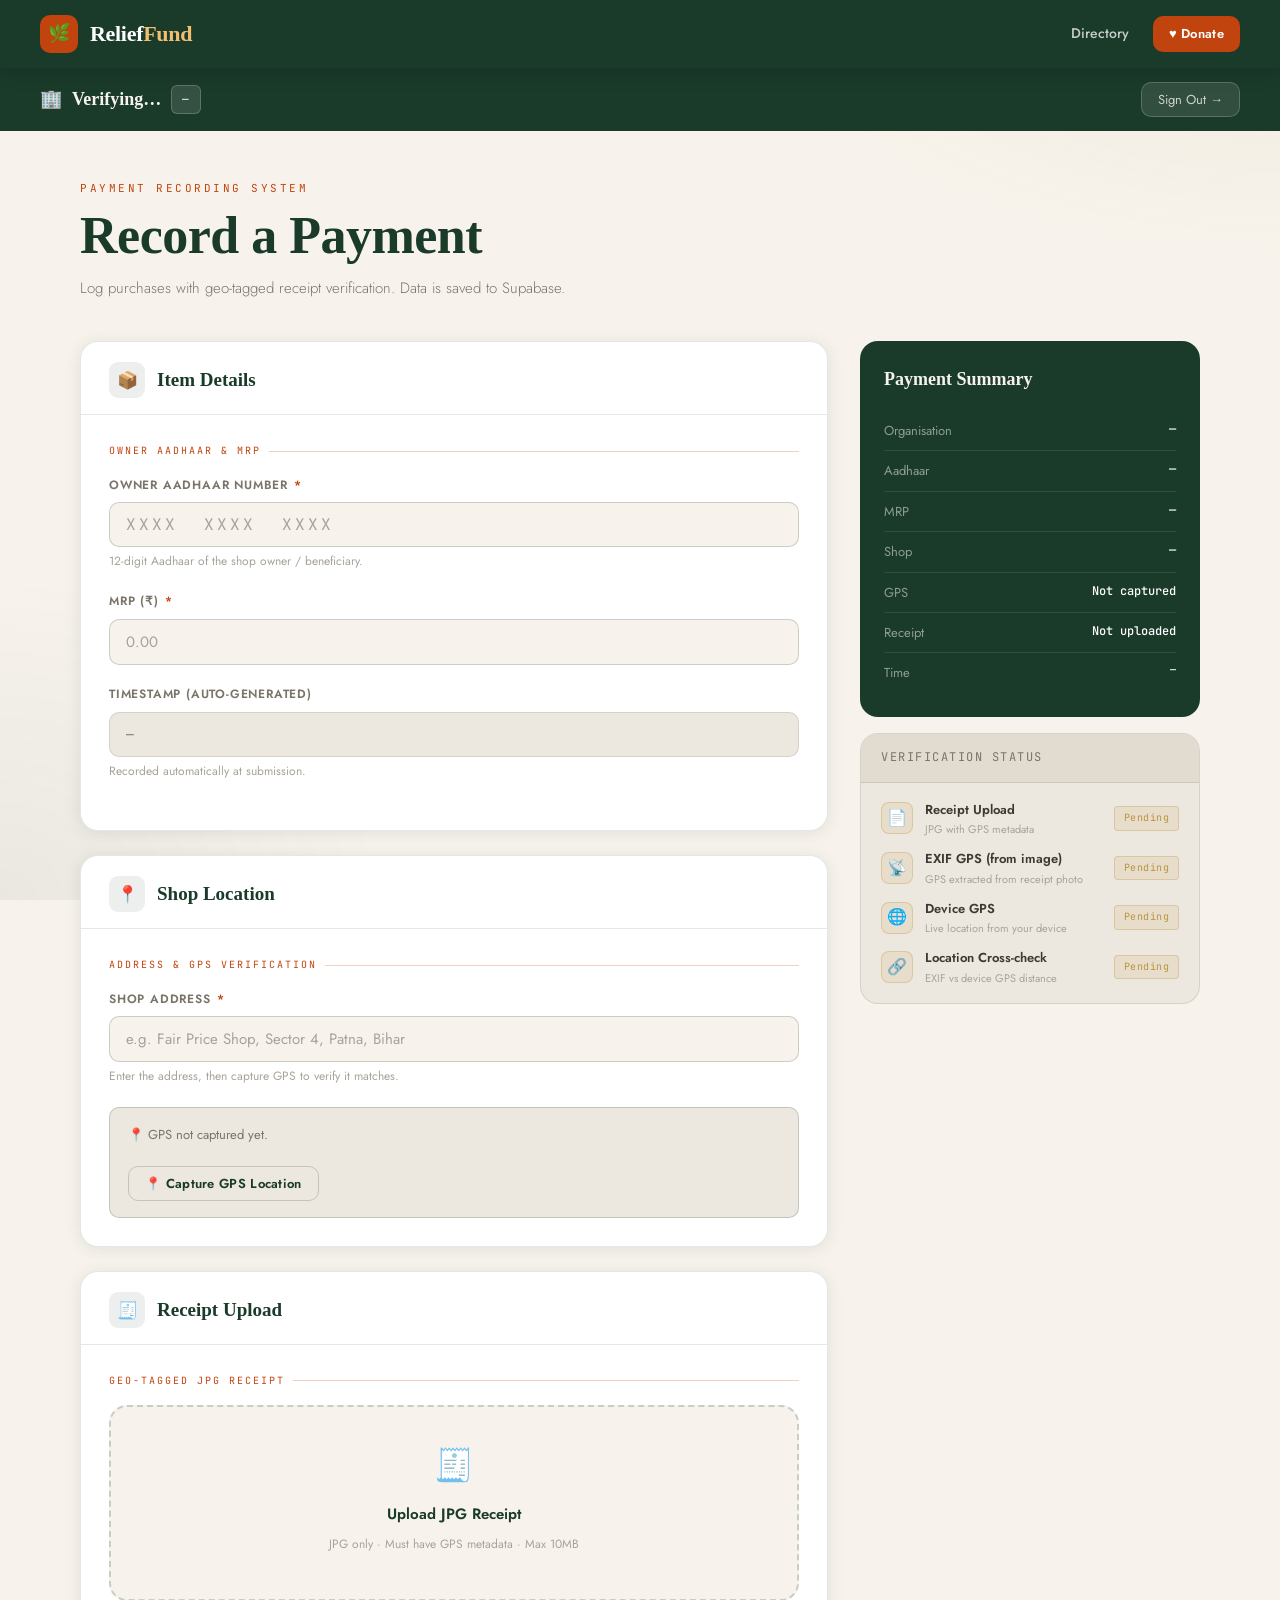
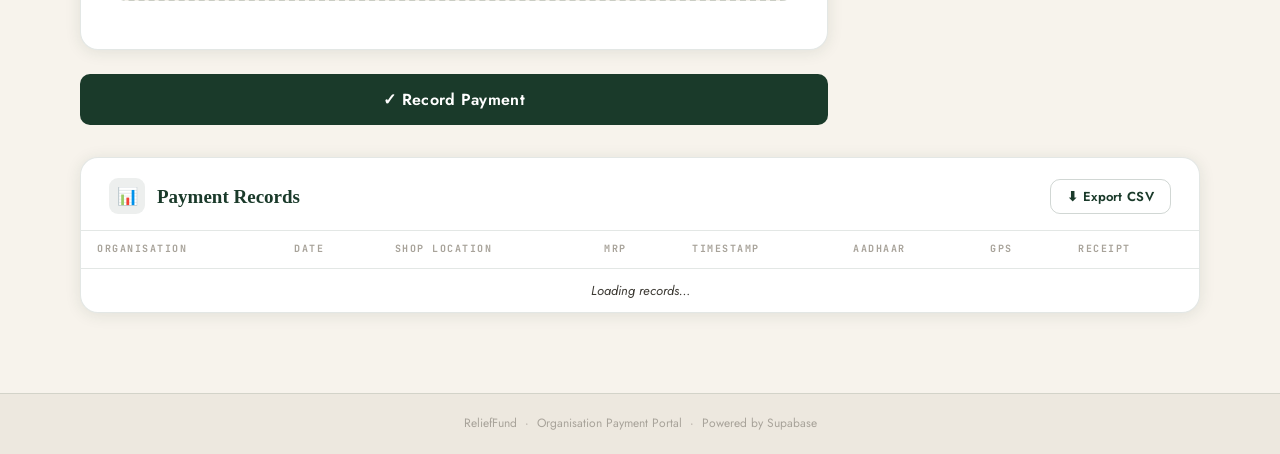
<file: payment.html>
<!DOCTYPE html>
<html lang="en">
<head>
  <meta charset="UTF-8"/>
  <meta name="viewport" content="width=device-width, initial-scale=1.0"/>
  <title>ReliefFund — Payment Portal</title>
  <link rel="stylesheet" href="shared.css"/>
  <style>
    .payment-layout { display: grid; grid-template-columns: 1fr 340px; gap: 32px; align-items: start; }

    /* Org context bar */
    .org-context-bar { background: var(--forest); color: #fff; padding: 14px 40px; position: relative; z-index: 1; }
    .org-context-inner { max-width: 1200px; margin: 0 auto; width: 100%; display: flex; align-items: center; justify-content: space-between; }
    .org-context-name { font-family: var(--font-display); font-size: 18px; font-weight: 600; color: #f7f3ec; display: flex; align-items: center; gap: 10px; }
    .org-context-badge { background: rgba(255,255,255,0.12); border: 1px solid rgba(255,255,255,0.20); color: rgba(255,255,255,0.8); font-size: 11px; font-family: var(--font-mono); letter-spacing: 1px; text-transform: uppercase; padding: 4px 10px; border-radius: 6px; }
    .logout-btn { background: rgba(255,255,255,0.10); border: 1px solid rgba(255,255,255,0.20); color: rgba(255,255,255,0.75); padding: 7px 16px; border-radius: var(--radius); font-family: var(--font-body); font-size: 13px; cursor: pointer; transition: all var(--transition); }
    .logout-btn:hover { background: rgba(255,255,255,0.25); color: #fff; }
    .logout-btn:disabled { opacity: 0.5; cursor: not-allowed; }

    /* Summary card */
    .summary-card { background: var(--forest); color: #fff; border-radius: var(--radius-lg); padding: 24px; margin-bottom: 16px; }
    .summary-title { font-family: var(--font-display); font-size: 18px; font-weight: 700; margin-bottom: 16px; color: #f7f3ec; }
    .summary-row { display: flex; justify-content: space-between; align-items: flex-start; padding: 9px 0; border-bottom: 1px solid rgba(255,255,255,0.10); font-size: 13px; gap: 12px; }
    .summary-row:last-child { border-bottom: none; }
    .summary-row-label { color: rgba(255,255,255,0.5); flex-shrink: 0; }
    .summary-row-value { font-family: var(--font-mono); font-weight: 500; color: #fff; text-align: right; word-break: break-all; font-size: 12px; }

    /* Verification panel */
    .verification-panel { background: var(--ivory-2); border: 1px solid var(--border); border-radius: var(--radius-lg); overflow: hidden; }
    .verification-header { padding: 14px 20px; background: var(--ivory-3); border-bottom: 1px solid var(--border); font-size: 12px; font-family: var(--font-mono); letter-spacing: 1.5px; text-transform: uppercase; color: var(--text-muted); }
    .verification-items { padding: 16px 20px; display: flex; flex-direction: column; gap: 10px; }
    .verification-item { display: flex; align-items: center; gap: 12px; }
    .verif-icon { width: 32px; height: 32px; border-radius: 8px; display: flex; align-items: center; justify-content: center; font-size: 16px; flex-shrink: 0; background: var(--gold-soft); border: 1px solid rgba(184,147,63,0.3); }
    .verif-icon.done { background: rgba(34,197,94,0.10); border: 1px solid rgba(34,197,94,0.3); }
    .verif-info { flex: 1; }
    .verif-title { font-size: 13px; font-weight: 600; color: var(--text-2); }
    .verif-desc  { font-size: 11px; color: var(--text-dim); }
    .verif-status { font-family: var(--font-mono); font-size: 10px; padding: 3px 9px; border-radius: 4px; letter-spacing: 0.5px; flex-shrink: 0; background: var(--gold-soft); color: var(--gold); border: 1px solid rgba(184,147,63,0.3); }
    .verif-status.done { background: rgba(34,197,94,0.10); color: #16a34a; border-color: rgba(34,197,94,0.3); }

    /* GPS box */
    .geo-box { background: var(--ivory-2); border: 1.5px solid var(--border-2); border-radius: var(--radius); padding: 16px 18px; margin-top: 8px; }
    .geo-box-status { font-size: 13px; color: var(--text-muted); margin-bottom: 8px; }
    .geo-coords-text { font-family: var(--font-mono); font-size: 13px; color: var(--forest); font-weight: 600; display: none; margin-bottom: 6px; }
    .geo-maps-link { font-size: 12px; color: var(--terra); text-decoration: underline; display: none; }
    .geo-match-result { font-size: 12px; margin-top: 8px; padding: 7px 12px; border-radius: 6px; display: none; font-weight: 500; }
    .geo-match-result.ok  { background: rgba(34,197,94,0.08); color: #15803d; border: 1px solid rgba(34,197,94,0.25); }
    .geo-match-result.warn { background: rgba(234,179,8,0.08); color: #854d0e; border: 1px solid rgba(234,179,8,0.3); }

    /* Records table */
    .records-table-wrap { overflow-x: auto; }
    .records-table { width: 100%; border-collapse: collapse; font-size: 13px; }
    .records-table th { font-family: var(--font-mono); font-size: 10px; letter-spacing: 1.5px; text-transform: uppercase; color: var(--text-dim); padding: 10px 16px; text-align: left; border-bottom: 1px solid var(--border); white-space: nowrap; }
    .records-table td { padding: 11px 16px; border-bottom: 1px solid var(--border); color: var(--text-2); vertical-align: top; }
    .records-table tr:last-child td { border-bottom: none; }
    .records-table tr:hover td { background: var(--ivory); }
    .records-table td.mono { font-family: var(--font-mono); font-size: 11px; }
    .mrp-cell { font-family: var(--font-display); font-size: 15px; font-weight: 600; color: var(--forest); }
    .empty-table { text-align: center; padding: 40px; color: var(--text-dim); font-style: italic; }

    /* Aadhaar input styling */
    #aadhaar-input { font-family: var(--font-mono); font-size: 16px; letter-spacing: 3px; }

    @media (max-width: 900px) {
      .payment-layout { grid-template-columns: 1fr; }
      .org-context-bar { padding: 12px 20px; }
    }
  </style>
</head>
<body>

  <header class="site-header">
    <div class="header-inner">
      <a href="index.html" class="site-logo">
        <div class="logo-mark">🌿</div>
        <span class="logo-name">Relief<span>Fund</span></span>
      </a>
      <nav class="header-nav">
        <a href="index.html" class="nav-link">Directory</a>
        <a href="donate.html" class="nav-link btn btn-terra btn-sm">♥ Donate</a>
      </nav>
    </div>
  </header>

  <!-- Org identity bar — populated from DB after auth, never from URL -->
  <div class="org-context-bar">
    <div class="org-context-inner">
      <div class="org-context-name">
        <span>🏢</span>
        <span id="org-name-display">Verifying…</span>
        <span class="org-context-badge" id="org-id-display">—</span>
      </div>
      <button class="logout-btn" id="logout-btn" onclick="logoutUser()">Sign Out →</button>
    </div>
  </div>

  <main class="page-content">
    <div class="page-hero">
      <div class="page-eyebrow">Payment Recording System</div>
      <h1 class="page-title">Record a Payment</h1>
      <p class="page-subtitle">Log purchases with geo-tagged receipt verification. Data is saved to Supabase.</p>
    </div>

    <div class="payment-layout">

      <!-- ── Left: form ────────────────────────────────────────────────────── -->
      <div>

        <!-- Card 1: Item details -->
        <div class="card" style="margin-bottom:24px;">
          <div class="card-header">
            <div class="card-icon">📦</div>
            <div class="card-title">Item Details</div>
          </div>
          <div class="card-body">

            <div class="section-label">Owner Aadhaar & MRP</div>

            <!-- Aadhaar (replaces "Product Code") -->
            <div class="form-group">
              <label class="form-label" for="aadhaar-input">
                Owner Aadhaar Number <span class="required">*</span>
              </label>
              <input type="text" class="form-input" id="aadhaar-input"
                placeholder="XXXX  XXXX  XXXX"
                maxlength="14"
                inputmode="numeric"
                autocomplete="off"
                oninput="formatAadhaar(this)"/>
              <div class="form-hint">12-digit Aadhaar of the shop owner / beneficiary.</div>
            </div>

            <!-- MRP -->
            <div class="form-group">
              <label class="form-label" for="mrp-input">
                MRP (₹) <span class="required">*</span>
              </label>
              <input type="number" class="form-input" id="mrp-input"
                placeholder="0.00" min="0" step="0.01"
                oninput="updateSummary()"/>
            </div>

            <!-- Auto timestamp -->
            <div class="form-group">
              <label class="form-label">Timestamp (Auto-generated)</label>
              <div id="timestamp-display" class="form-input readonly-input" style="font-family:var(--font-mono);font-size:13px;color:var(--text-muted);">—</div>
              <div class="form-hint">Recorded automatically at submission.</div>
            </div>

          </div>
        </div>

        <!-- Card 2: Shop location + live geo verification -->
        <div class="card" style="margin-bottom:24px;">
          <div class="card-header">
            <div class="card-icon">📍</div>
            <div class="card-title">Shop Location</div>
          </div>
          <div class="card-body">

            <div class="section-label">Address & GPS Verification</div>

            <div class="form-group">
              <label class="form-label" for="shop-location-input">
                Shop Address <span class="required">*</span>
              </label>
              <input type="text" class="form-input" id="shop-location-input"
                placeholder="e.g. Fair Price Shop, Sector 4, Patna, Bihar"
                oninput="updateSummary()"/>
              <div class="form-hint">Enter the address, then capture GPS to verify it matches.</div>
            </div>

            <!-- GPS box — live, functional -->
            <div class="geo-box">
              <div class="geo-box-status" id="geo-status-text">📍 GPS not captured yet.</div>
              <div class="geo-coords-text" id="geo-coords-text"></div>
              <a class="geo-maps-link" id="geo-maps-link" href="#" target="_blank" rel="noopener">Open in Google Maps ↗</a>
              <div class="geo-match-result" id="geo-match-result"></div>
              <button class="btn btn-outline btn-sm" style="margin-top:12px;" id="geo-btn" onclick="captureGPS()">
                📍 Capture GPS Location
              </button>
            </div>

          </div>
        </div>

        <!-- Card 3: Receipt upload (JPG with EXIF GPS) -->
        <div class="card" style="margin-bottom:24px;">
          <div class="card-header">
            <div class="card-icon">🧾</div>
            <div class="card-title">Receipt Upload</div>
          </div>
          <div class="card-body">
            <div class="section-label">Geo-tagged JPG Receipt</div>
            <div class="form-group">
              <div class="upload-zone" id="receipt-upload-zone">
                <input type="file" accept="image/jpeg,image/jpg" id="receipt-file"
                  onchange="handleReceiptUpload(this)"/>
                <span class="upload-icon">🧾</span>
                <span class="upload-label">Upload JPG Receipt</span>
                <span class="upload-hint">JPG only · Must have GPS metadata · Max 10MB</span>
                <div class="upload-preview" id="receipt-preview"></div>
              </div>
            </div>
          </div>
        </div>

        <button class="btn btn-primary btn-lg btn-full" id="submit-btn" onclick="submitPayment()">
          ✓ Record Payment
        </button>

      </div><!-- /left -->

      <!-- ── Right: summary + verification ─────────────────────────────────── -->
      <div>

        <div class="summary-card">
          <div class="summary-title">Payment Summary</div>
          <div class="summary-row">
            <span class="summary-row-label">Organisation</span>
            <span class="summary-row-value" id="sum-org">—</span>
          </div>
          <div class="summary-row">
            <span class="summary-row-label">Aadhaar</span>
            <span class="summary-row-value" id="sum-aadhaar">—</span>
          </div>
          <div class="summary-row">
            <span class="summary-row-label">MRP</span>
            <span class="summary-row-value" id="sum-mrp">—</span>
          </div>
          <div class="summary-row">
            <span class="summary-row-label">Shop</span>
            <span class="summary-row-value" id="sum-shop">—</span>
          </div>
          <div class="summary-row">
            <span class="summary-row-label">GPS</span>
            <span class="summary-row-value" id="sum-gps">Not captured</span>
          </div>
          <div class="summary-row">
            <span class="summary-row-label">Receipt</span>
            <span class="summary-row-value" id="sum-receipt">Not uploaded</span>
          </div>
          <div class="summary-row">
            <span class="summary-row-label">Time</span>
            <span class="summary-row-value" id="sum-time" style="font-size:10px;">—</span>
          </div>
        </div>

        <!-- Verification status — all items functional -->
        <div class="verification-panel">
          <div class="verification-header">Verification Status</div>
          <div class="verification-items">

            <div class="verification-item">
              <div class="verif-icon" id="vi-receipt-icon">📄</div>
              <div class="verif-info">
                <div class="verif-title">Receipt Upload</div>
                <div class="verif-desc">JPG with GPS metadata</div>
              </div>
              <div class="verif-status" id="vi-receipt-status">Pending</div>
            </div>

            <div class="verification-item">
              <div class="verif-icon" id="vi-exif-icon">📡</div>
              <div class="verif-info">
                <div class="verif-title">EXIF GPS (from image)</div>
                <div class="verif-desc">GPS extracted from receipt photo</div>
              </div>
              <div class="verif-status" id="vi-exif-status">Pending</div>
            </div>

            <div class="verification-item">
              <div class="verif-icon" id="vi-geo-icon">🌐</div>
              <div class="verif-info">
                <div class="verif-title">Device GPS</div>
                <div class="verif-desc">Live location from your device</div>
              </div>
              <div class="verif-status" id="vi-geo-status">Pending</div>
            </div>

            <div class="verification-item">
              <div class="verif-icon" id="vi-match-icon">🔗</div>
              <div class="verif-info">
                <div class="verif-title">Location Cross-check</div>
                <div class="verif-desc">EXIF vs device GPS distance</div>
              </div>
              <div class="verif-status" id="vi-match-status">Pending</div>
            </div>

          </div>
        </div>

      </div><!-- /right -->
    </div><!-- /payment-layout -->

    <!-- Records table -->
    <div class="card" style="margin-top:32px;">
      <div class="card-header">
        <div class="card-icon">📊</div>
        <div class="card-title">Payment Records</div>
        <div style="margin-left:auto;">
          <button class="btn btn-outline btn-sm" onclick="exportPaymentCSV()">⬇ Export CSV</button>
        </div>
      </div>
      <div class="card-body" style="padding:0;">
        <div class="records-table-wrap">
          <table class="records-table">
            <thead>
              <tr>
                <th>Organisation</th>
                <th>Date</th>
                <th>Shop Location</th>
                <th>MRP</th>
                <th>Timestamp</th>
                <th>Aadhaar</th>
                <th>GPS</th>
                <th>Receipt</th>
              </tr>
            </thead>
            <tbody id="payments-tbody">
              <tr><td colspan="8" class="empty-table">Loading records…</td></tr>
            </tbody>
          </table>
        </div>
      </div>
    </div>

  </main>

  <footer class="site-footer">
    ReliefFund &nbsp;·&nbsp; Organisation Payment Portal &nbsp;·&nbsp; Powered by Supabase
  </footer>

  <div id="toast-container"></div>

  <!-- ── Standalone CSV (no module dependency) ─────────────────────────────── -->
  <script>
    window._paymentRecords = [];

    window.exportPaymentCSV = function() {
      const records = window._paymentRecords;
      if (!records.length) { alert("No records to export yet."); return; }
      const cols   = ["Organisation", "Date", "Shop-location", "MRP", "Timestamp", "Aadhaar"];
      const header = cols.join(",");
      const escape = v => { const s = String(v??""); return /[",\n]/.test(s)?`"${s.replace(/"/g,'""')}"`  :s; };
      const rows   = records.map(r => [
        escape(r.org_name      || ""),
        escape((r.timestamp||"").slice(0,10)),
        escape(r.shop_location || ""),
        escape(r.mrp           || ""),
        escape(r.timestamp     || ""),
        escape(r.aadhaar_number|| ""),
      ].join(","));
      const blob = new Blob([[header,...rows].join("\n")], { type:"text/csv;charset=utf-8;" });
      const a = Object.assign(document.createElement("a"),{ href:URL.createObjectURL(blob), download:`payments_${(new URLSearchParams(location.search).get("org"))||"org"}.csv` });
      document.body.appendChild(a); a.click(); document.body.removeChild(a);
    };
  </script>

  <!-- ── Main module ────────────────────────────────────────────────────────── -->
  <script type="module">
    import { supabase, generateTimestamp, showToast, getSession, getMyOrganisation, signOut, uploadFile }
      from './supabase-config.js';

    // ── exifr for reading GPS from JPG ────────────────────────────────────────
    const EXIFR_URL = "https://cdn.jsdelivr.net/npm/exifr/dist/full.esm.js";
    let exifr = null;
    async function loadExifr() {
      if (exifr) return exifr;
      const mod = await import(EXIFR_URL);
      exifr = mod;
      return exifr;
    }

    // ═════════════════════════════════════════════════════════════════════════
    //  AUTH GUARD
    //  Issue 1: session was persisting → now we ALWAYS call signOut() first
    //           and force fresh login on every visit.
    //  Issue 2: any org could access any page → we verify auth_user_id vs DB.
    //  Issue 9: sign out button broken → logoutUser() awaits signOut() fully.
    // ═════════════════════════════════════════════════════════════════════════

    const urlParams  = new URLSearchParams(window.location.search);
    const urlOrgId   = urlParams.get("org")  || "";
    const urlOrgName = urlParams.get("name") || "Organisation";

    document.body.style.visibility = "hidden";

    async function verifyAccess() {
      const session = await getSession();
      if (!session) {
        redirectToLogin();
        return null;
      }

      // Resolve org from DB — URL parameter is just a hint, NOT trusted
      const org = await getMyOrganisation();
      if (!org) {
        // Auth user exists but has no organisations row → sign them out
        await supabase.auth.signOut();
        redirectToLogin();
        return null;
      }

      // If the URL org slug doesn't match the DB org, silently correct it
      if (urlOrgId && org.org_id !== urlOrgId) {
        window.location.replace(
          `payment.html?org=${encodeURIComponent(org.org_id)}&name=${encodeURIComponent(org.name)}`
        );
        return null;
      }

      return org;
    }

    const org = await verifyAccess();
    if (!org) return; // redirecting — stop execution

    // Populate org identity in UI from the verified DB record
    document.getElementById("org-name-display").textContent = org.name;
    document.getElementById("org-id-display").textContent   = org.org_id;
    document.getElementById("sum-org").textContent          = org.name;
    document.title = `${org.name} — Payment Portal | ReliefFund`;
    document.body.style.visibility = "visible";

    const orgId   = org.org_id;
    const orgName = org.name;

    // Redirect to login if signed out in another tab
    supabase.auth.onAuthStateChange((event) => {
      if (event === "SIGNED_OUT") redirectToLogin();
    });

    function redirectToLogin() {
      window.location.href =
        `login.html?org=${encodeURIComponent(urlOrgId)}&name=${encodeURIComponent(urlOrgName)}`;
    }

    // Sign out — await fully before redirecting (fixes broken sign out)
    window.logoutUser = async function() {
      const btn = document.getElementById("logout-btn");
      btn.disabled    = true;
      btn.textContent = "Signing out…";
      await signOut();           // fully resolved before next line
      window.location.href = "login.html";
    };

    // ═════════════════════════════════════════════════════════════════════════
    //  STATE
    // ═════════════════════════════════════════════════════════════════════════

    let selectedFile  = null;
    let deviceGPS     = null;   // from browser Geolocation API
    let exifGPS       = null;   // from receipt image EXIF
    let uploadedFileUrl = null;

    // ═════════════════════════════════════════════════════════════════════════
    //  TIMESTAMP CLOCK
    // ═════════════════════════════════════════════════════════════════════════

    function tick() {
      const ts = generateTimestamp();
      document.getElementById("timestamp-display").textContent = ts;
      document.getElementById("sum-time").textContent = ts;
    }
    tick();
    setInterval(tick, 1000);

    // ═════════════════════════════════════════════════════════════════════════
    //  AADHAAR FORMATTER
    // ═════════════════════════════════════════════════════════════════════════

    window.formatAadhaar = function(input) {
      let val = input.value.replace(/\D/g, "").slice(0, 12);
      input.value = val.replace(/(\d{4})(?=\d)/g, "$1 ");
      const masked = val.length === 12
        ? val.slice(0,4) + " XXXX " + val.slice(8)
        : (val || "—");
      document.getElementById("sum-aadhaar").textContent = masked;
    };

    // ═════════════════════════════════════════════════════════════════════════
    //  SUMMARY UPDATE
    // ═════════════════════════════════════════════════════════════════════════

    window.updateSummary = function() {
      const mrp  = parseFloat(document.getElementById("mrp-input").value);
      const shop = document.getElementById("shop-location-input").value.trim();
      document.getElementById("sum-mrp").textContent  = mrp  ? "₹" + mrp.toLocaleString("en-IN") : "—";
      document.getElementById("sum-shop").textContent = shop ? (shop.length > 26 ? shop.slice(0,26)+"…" : shop) : "—";
    };

    // ═════════════════════════════════════════════════════════════════════════
    //  DEVICE GPS CAPTURE  (issue 4 & 6 — button was non-functional)
    // ═════════════════════════════════════════════════════════════════════════

    window.captureGPS = function() {
      if (!navigator.geolocation) {
        showToast("Geolocation not supported by this browser.", "error");
        return;
      }
      const btn = document.getElementById("geo-btn");
      btn.disabled    = true;
      btn.textContent = "⏳ Getting location…";
      document.getElementById("geo-status-text").textContent = "⏳ Capturing device GPS…";

      navigator.geolocation.getCurrentPosition(
        pos => {
          deviceGPS = { lat: pos.coords.latitude, lon: pos.coords.longitude, accuracy: pos.coords.accuracy };
          applyDeviceGPS(deviceGPS);
          btn.disabled    = false;
          btn.textContent = "📍 Re-capture GPS";

          // If EXIF GPS already captured, run cross-check immediately
          if (exifGPS) crossCheckGPS();
        },
        err => {
          const msgs = { 1:"Permission denied — allow location access.", 2:"Location unavailable.", 3:"Request timed out." };
          showToast(msgs[err.code] || "Geolocation error.", "error");
          document.getElementById("geo-status-text").textContent = "❌ " + (msgs[err.code] || "Geolocation error.");
          btn.disabled    = false;
          btn.textContent = "📍 Capture GPS Location";
        },
        { enableHighAccuracy: true, timeout: 15000, maximumAge: 0 }
      );
    };

    function applyDeviceGPS(gps) {
      const coords  = `${gps.lat.toFixed(6)}, ${gps.lon.toFixed(6)}`;
      const mapsUrl = `https://www.google.com/maps?q=${gps.lat},${gps.lon}`;

      document.getElementById("geo-status-text").textContent     = `✅ Device GPS captured (±${Math.round(gps.accuracy)}m)`;
      document.getElementById("geo-coords-text").textContent     = `📍 ${coords}`;
      document.getElementById("geo-coords-text").style.display   = "block";
      document.getElementById("geo-maps-link").href              = mapsUrl;
      document.getElementById("geo-maps-link").style.display     = "block";
      document.getElementById("sum-gps").textContent             = coords;

      setVerif("vi-geo", "✅", "done", "Captured");
    }

    // ═════════════════════════════════════════════════════════════════════════
    //  RECEIPT UPLOAD — EXIF GPS EXTRACTION  (issues 4, 5, 6)
    // ═════════════════════════════════════════════════════════════════════════

    window.handleReceiptUpload = async function(input) {
      const file = input.files[0];
      if (!file) return;

      // Enforce JPG only
      if (!["image/jpeg","image/jpg"].includes(file.type.toLowerCase())) {
        alert("Only geo-tagged JPG images are accepted.");
        input.value = "";
        return;
      }

      selectedFile = file;
      document.getElementById("receipt-preview").textContent = "✓ " + file.name;
      document.getElementById("sum-receipt").textContent     = "Attached ✓";
      setVerif("vi-receipt", "✅", "done", "Uploaded");

      // Extract EXIF GPS
      document.getElementById("vi-exif-status").textContent = "Reading…";
      try {
        const lib  = await loadExifr();
        const exif = await lib.parse(file, {
          pick: ["GPSLatitude","GPSLatitudeRef","GPSLongitude","GPSLongitudeRef","latitude","longitude"]
        });

        const gps = extractGPSFromExif(exif);
        if (!gps) {
          setVerif("vi-exif", "❌", "", "No GPS found");
          showToast("This JPG has no GPS metadata. Use a photo taken with location enabled.", "error");
          return;
        }

        exifGPS = gps;
        setVerif("vi-exif", "📡", "done", `${gps.lat.toFixed(4)},${gps.lon.toFixed(4)}`);
        showToast(`EXIF GPS found: ${gps.lat.toFixed(4)}, ${gps.lon.toFixed(4)}`, "success");

        // If device GPS already captured, cross-check immediately
        if (deviceGPS) crossCheckGPS();

      } catch (err) {
        console.error("EXIF read error:", err);
        setVerif("vi-exif", "❌", "", "Read failed");
        showToast("Could not read EXIF data from image.", "error");
      }
    };

    // Drag-drop wiring
    const zone = document.getElementById("receipt-upload-zone");
    zone.addEventListener("dragover",  e => { e.preventDefault(); zone.classList.add("dragover"); });
    zone.addEventListener("dragleave", () => zone.classList.remove("dragover"));
    zone.addEventListener("drop", e => {
      e.preventDefault(); zone.classList.remove("dragover");
      const f = e.dataTransfer.files[0];
      if (f) {
        const dt = new DataTransfer(); dt.items.add(f);
        const inp = document.getElementById("receipt-file");
        inp.files = dt.files;
        window.handleReceiptUpload(inp);
      }
    });

    // ═════════════════════════════════════════════════════════════════════════
    //  GPS CROSS-CHECK — EXIF vs Device  (issue 7 — now actually meaningful)
    //  Compares EXIF GPS from photo against the live device GPS.
    //  If they're within 500m, location is considered verified.
    //  This replaces the old "Shop Cross-Verification" which was just a label.
    // ═════════════════════════════════════════════════════════════════════════

    function crossCheckGPS() {
      if (!exifGPS || !deviceGPS) return;

      const distM    = haversineMetres(exifGPS.lat, exifGPS.lon, deviceGPS.lat, deviceGPS.lon);
      const resultEl = document.getElementById("geo-match-result");
      resultEl.style.display = "block";

      if (distM <= 500) {
        resultEl.className = "geo-match-result ok";
        resultEl.textContent = `✅ Location verified — EXIF photo and device GPS are ${Math.round(distM)}m apart.`;
        setVerif("vi-match", "✅", "done", "Verified");
      } else {
        resultEl.className = "geo-match-result warn";
        resultEl.textContent = `⚠️ Location mismatch — EXIF photo is ${Math.round(distM)}m from your device. Check that the photo was taken at this shop.`;
        setVerif("vi-match", "⚠️", "", "Mismatch");
      }
    }

    // Haversine formula — returns distance in metres between two lat/lon points
    function haversineMetres(lat1, lon1, lat2, lon2) {
      const R = 6371000;
      const dLat = (lat2 - lat1) * Math.PI / 180;
      const dLon = (lon2 - lon1) * Math.PI / 180;
      const a = Math.sin(dLat/2)**2 +
                Math.cos(lat1 * Math.PI/180) * Math.cos(lat2 * Math.PI/180) * Math.sin(dLon/2)**2;
      return R * 2 * Math.atan2(Math.sqrt(a), Math.sqrt(1-a));
    }

    // ═════════════════════════════════════════════════════════════════════════
    //  EXIF GPS PARSER
    // ═════════════════════════════════════════════════════════════════════════

    function extractGPSFromExif(exif) {
      if (!exif) return null;
      // exifr may return already-computed decimals
      if (typeof exif.latitude === "number" && typeof exif.longitude === "number") {
        return { lat: exif.latitude, lon: exif.longitude };
      }
      // Raw DMS arrays
      const dmsToDecimal = (dms, ref) => {
        if (!Array.isArray(dms) || dms.length < 3) return null;
        let d = dms[0] + dms[1]/60 + dms[2]/3600;
        if (ref === "S" || ref === "W") d = -d;
        return parseFloat(d.toFixed(7));
      };
      const lat = dmsToDecimal(exif.GPSLatitude,  exif.GPSLatitudeRef  || "N");
      const lon = dmsToDecimal(exif.GPSLongitude, exif.GPSLongitudeRef || "E");
      if (lat === null || lon === null) return null;
      return { lat, lon };
    }

    // ═════════════════════════════════════════════════════════════════════════
    //  VERIFICATION PANEL HELPER
    // ═════════════════════════════════════════════════════════════════════════

    function setVerif(prefix, icon, statusClass, statusText) {
      const iconEl   = document.getElementById(`${prefix}-icon`);
      const statusEl = document.getElementById(`${prefix}-status`);
      if (iconEl)   { iconEl.textContent = icon; iconEl.className = `verif-icon${statusClass === "done" ? " done" : ""}`; }
      if (statusEl) { statusEl.textContent = statusText; statusEl.className = `verif-status${statusClass === "done" ? " done" : ""}`; }
    }

    // ═════════════════════════════════════════════════════════════════════════
    //  SUBMIT PAYMENT
    // ═════════════════════════════════════════════════════════════════════════

    window.submitPayment = async function() {
      const rawAadhaar   = document.getElementById("aadhaar-input").value.replace(/\s/g,"");
      const mrp          = parseFloat(document.getElementById("mrp-input").value);
      const shopLocation = document.getElementById("shop-location-input").value.trim();
      const btn          = document.getElementById("submit-btn");

      // Validate
      if (!/^\d{12}$/.test(rawAadhaar)) { showToast("Please enter a valid 12-digit Aadhaar number.", "error"); return; }
      if (!mrp || mrp <= 0)             { showToast("Please enter a valid MRP.", "error"); return; }
      if (!shopLocation)                { showToast("Please enter the shop location.", "error"); return; }

      btn.disabled  = true;
      btn.innerHTML = `<span class="spinner"></span> Recording…`;

      try {
        const timestamp   = generateTimestamp();
        let   receipt_url = null;

        // Upload receipt image to Supabase Storage
        if (selectedFile) {
          receipt_url = await uploadFile(
            "receipts",
            `${orgId}/${Date.now()}_${selectedFile.name}`,
            selectedFile
          );
        }

        // Use EXIF GPS if available, else fall back to device GPS
        const gpsSource = exifGPS || deviceGPS || null;

        const { data, error } = await supabase
          .from("org_payments")
          .insert([{
            org_id:         orgId,
            org_name:       orgName,
            aadhaar_number: rawAadhaar,
            mrp:            mrp,
            shop_location:  shopLocation,
            timestamp:      timestamp,
            receipt_url:    receipt_url,
            gps_lat:        gpsSource?.lat ?? null,
            gps_lng:        gpsSource?.lon ?? gpsSource?.lng ?? null,
          }])
          .select()
          .single();

        if (error) throw error;

        window._paymentRecords.unshift(data);
        showToast("✓ Payment recorded successfully!", "success");
        renderTable(window._paymentRecords);
        resetForm();

      } catch (err) {
        console.error("submitPayment error:", err);
        showToast("Error: " + (err.message || "Check Supabase config."), "error");
      } finally {
        btn.disabled  = false;
        btn.innerHTML = "✓ Record Payment";
      }
    };

    function resetForm() {
      document.getElementById("aadhaar-input").value        = "";
      document.getElementById("mrp-input").value            = "";
      document.getElementById("shop-location-input").value  = "";
      document.getElementById("receipt-file").value         = "";
      document.getElementById("receipt-preview").textContent = "";

      // Reset geo state
      selectedFile  = null;
      deviceGPS     = null;
      exifGPS       = null;

      // Reset geo UI
      document.getElementById("geo-status-text").textContent    = "📍 GPS not captured yet.";
      document.getElementById("geo-coords-text").style.display  = "none";
      document.getElementById("geo-maps-link").style.display    = "none";
      document.getElementById("geo-match-result").style.display = "none";

      // Reset summary
      document.getElementById("sum-aadhaar").textContent = "—";
      document.getElementById("sum-mrp").textContent     = "—";
      document.getElementById("sum-shop").textContent    = "—";
      document.getElementById("sum-gps").textContent     = "Not captured";
      document.getElementById("sum-receipt").textContent = "Not uploaded";

      // Reset verification panel
      setVerif("vi-receipt", "📄", "", "Pending");
      setVerif("vi-exif",    "📡", "", "Pending");
      setVerif("vi-geo",     "🌐", "", "Pending");
      setVerif("vi-match",   "🔗", "", "Pending");

      document.getElementById("geo-btn").textContent = "📍 Capture GPS Location";
      document.getElementById("geo-btn").disabled    = false;
    }

    // ═════════════════════════════════════════════════════════════════════════
    //  LOAD RECORDS  (issue 8 — correct columns)
    // ═════════════════════════════════════════════════════════════════════════

    async function loadRecords() {
      const { data, error } = await supabase
        .from("org_payments")
        .select("*")
        .eq("org_id", orgId)
        .order("created_at", { ascending: false })
        .limit(50);

      if (error) {
        document.getElementById("payments-tbody").innerHTML =
          `<tr><td colspan="8" class="empty-table">Connect Supabase to view records.</td></tr>`;
        return;
      }
      window._paymentRecords = data || [];
      renderTable(window._paymentRecords);
    }

    // Columns: Organisation | Date | Shop Location | MRP | Timestamp | Aadhaar | GPS | Receipt
    function renderTable(records) {
      const tbody = document.getElementById("payments-tbody");
      if (!records.length) {
        tbody.innerHTML = `<tr><td colspan="8" class="empty-table">No payments recorded yet.</td></tr>`;
        return;
      }
      tbody.innerHTML = records.map(r => {
        const date    = r.timestamp ? r.timestamp.slice(0,10) : "—";
        const masked  = r.aadhaar_number
          ? r.aadhaar_number.slice(0,4) + " XXXX " + r.aadhaar_number.slice(8)
          : "—";

        let gpsCell = `<span style="color:var(--text-dim);font-size:11px;">—</span>`;
        if (r.gps_lat && r.gps_lng) {
          const lat = Number(r.gps_lat).toFixed(4);
          const lon = Number(r.gps_lng).toFixed(4);
          const url = `https://www.google.com/maps?q=${lat},${lon}`;
          gpsCell = `<span class="mono">${lat},${lon}</span><br>
            <a href="${url}" target="_blank" rel="noopener"
               style="font-size:11px;color:var(--terra);text-decoration:underline;">Maps ↗</a>`;
        }

        return `<tr>
          <td><strong>${escHtml(r.org_name||"—")}</strong></td>
          <td class="mono">${date}</td>
          <td style="max-width:160px;overflow:hidden;text-overflow:ellipsis;white-space:nowrap;"
              title="${escHtml(r.shop_location)}">${escHtml(r.shop_location||"—")}</td>
          <td class="mrp-cell">₹${Number(r.mrp).toLocaleString("en-IN")}</td>
          <td class="mono" style="font-size:11px;">${escHtml(r.timestamp||"—")}</td>
          <td class="mono">${masked}</td>
          <td>${gpsCell}</td>
          <td>${r.receipt_url
            ? `<a href="${r.receipt_url}" target="_blank"
                 style="color:var(--terra);font-size:12px;">View ↗</a>`
            : `<span style="color:var(--text-dim);font-size:12px;">—</span>`}</td>
        </tr>`;
      }).join("");
    }

    function escHtml(s) {
      return String(s??"").replace(/&/g,"&amp;").replace(/</g,"&lt;").replace(/>/g,"&gt;").replace(/"/g,"&quot;");
    }

    loadRecords();
  </script>
</body>
</html>
</file>
<file: shared.css>
/* ============================================================
   shared.css — ReliefFund Design System
   Theme: Warm Ivory · Forest Green · Terracotta
   Fonts: Cormorant Garant (display) · Jost (body)
   ============================================================ */

@import url('https://fonts.googleapis.com/css2?family=Cormorant+Garant:ital,wght@0,400;0,600;0,700;1,400;1,600&family=Jost:wght@300;400;500;600&family=JetBrains+Mono:wght@400;500&display=swap');

/* ── Variables ────────────────────────────────────────────── */
:root {
  --ivory:        #f7f3ec;
  --ivory-2:      #ede8df;
  --ivory-3:      #e2dbd0;

  --forest:       #1a3a2a;
  --forest-2:     #22503a;
  --forest-light: #2d6b4e;
  --forest-muted: rgba(26,58,42,0.08);
  --forest-glow:  rgba(26,58,42,0.15);

  --terra:        #c1440e;
  --terra-2:      #a33a0c;
  --terra-soft:   rgba(193,68,14,0.10);
  --terra-border: rgba(193,68,14,0.25);

  --gold:         #b8933f;
  --gold-soft:    rgba(184,147,63,0.12);

  --text:         #1c1a16;
  --text-2:       #3d3a34;
  --text-muted:   #7a7469;
  --text-dim:     #a8a39a;

  --border:       rgba(26,58,42,0.12);
  --border-2:     rgba(26,58,42,0.20);
  --shadow:       0 2px 16px rgba(26,58,42,0.10);
  --shadow-lg:    0 8px 40px rgba(26,58,42,0.15);

  --radius:       10px;
  --radius-lg:    18px;
  --radius-xl:    28px;
  --transition:   0.22s ease;

  --font-display: 'Cormorant Garant', Georgia, serif;
  --font-body:    'Jost', sans-serif;
  --font-mono:    'JetBrains Mono', 'Courier New', monospace;
}

/* ── Reset ────────────────────────────────────────────────── */
*, *::before, *::after { box-sizing: border-box; margin: 0; padding: 0; }
html { scroll-behavior: smooth; }

body {
  background: var(--ivory);
  color: var(--text);
  font-family: var(--font-body);
  font-size: 15px;
  line-height: 1.65;
  min-height: 100vh;
}

/* ── Background texture ───────────────────────────────────── */
body::before {
  content: '';
  position: fixed;
  inset: 0;
  background-image:
    radial-gradient(ellipse 70% 50% at 100% 0%, rgba(184,147,63,0.07) 0%, transparent 60%),
    radial-gradient(ellipse 50% 60% at 0% 100%, rgba(26,58,42,0.06) 0%, transparent 60%);
  pointer-events: none;
  z-index: 0;
}

/* ── Header ───────────────────────────────────────────────── */
.site-header {
  background: var(--forest);
  color: #fff;
  padding: 0 40px;
  position: sticky;
  top: 0;
  z-index: 100;
  box-shadow: 0 2px 20px rgba(0,0,0,0.18);
}

.header-inner {
  max-width: 1200px;
  margin: 0 auto;
  height: 68px;
  display: flex;
  align-items: center;
  justify-content: space-between;
}

.site-logo {
  display: flex;
  align-items: center;
  gap: 12px;
  text-decoration: none;
  color: inherit;
}

.logo-mark {
  width: 38px;
  height: 38px;
  background: var(--terra);
  border-radius: 10px;
  display: flex;
  align-items: center;
  justify-content: center;
  font-size: 18px;
  flex-shrink: 0;
}

.logo-name {
  font-family: var(--font-display);
  font-size: 22px;
  font-weight: 700;
  letter-spacing: -0.3px;
  color: #fff;
}

.logo-name span { color: #f0c070; }

.header-nav {
  display: flex;
  align-items: center;
  gap: 8px;
}

.nav-link {
  color: rgba(255,255,255,0.75);
  text-decoration: none;
  font-size: 14px;
  font-weight: 500;
  padding: 7px 16px;
  border-radius: var(--radius);
  transition: all var(--transition);
}

.nav-link:hover {
  color: #fff;
  background: rgba(255,255,255,0.10);
}

.nav-link.active {
  color: #fff;
  background: rgba(255,255,255,0.13);
}

/* ── Page wrapper ─────────────────────────────────────────── */
.page-content {
  position: relative;
  z-index: 1;
  max-width: 1200px;
  margin: 0 auto;
  padding: 48px 40px 80px;
}

/* ── Page hero ────────────────────────────────────────────── */
.page-hero {
  margin-bottom: 40px;
}

.page-eyebrow {
  font-family: var(--font-mono);
  font-size: 11px;
  letter-spacing: 2.5px;
  text-transform: uppercase;
  color: var(--terra);
  margin-bottom: 10px;
}

.page-title {
  font-family: var(--font-display);
  font-size: clamp(32px, 5vw, 52px);
  font-weight: 700;
  line-height: 1.1;
  letter-spacing: -0.5px;
  color: var(--forest);
  margin-bottom: 12px;
}

.page-subtitle {
  color: var(--text-muted);
  font-size: 15px;
  font-weight: 300;
  max-width: 520px;
}

/* ── Card ────────────────────────────────────────────────── */
.card {
  background: #fff;
  border: 1px solid var(--border);
  border-radius: var(--radius-lg);
  box-shadow: var(--shadow);
  overflow: hidden;
}

.card-header {
  padding: 20px 28px 16px;
  border-bottom: 1px solid var(--border);
  display: flex;
  align-items: center;
  gap: 12px;
}

.card-icon {
  width: 36px;
  height: 36px;
  border-radius: 9px;
  display: flex;
  align-items: center;
  justify-content: center;
  font-size: 17px;
  background: var(--forest-muted);
  flex-shrink: 0;
}

.card-title {
  font-family: var(--font-display);
  font-size: 19px;
  font-weight: 700;
  color: var(--forest);
}

.card-body { padding: 28px; }

/* ── Form Elements ───────────────────────────────────────── */
.form-group {
  margin-bottom: 20px;
}

.form-label {
  display: flex;
  align-items: center;
  gap: 6px;
  font-size: 12px;
  font-weight: 600;
  letter-spacing: 0.8px;
  text-transform: uppercase;
  color: var(--text-muted);
  margin-bottom: 7px;
}

.form-label .required { color: var(--terra); }

.form-input,
.form-select,
.form-textarea {
  width: 100%;
  background: var(--ivory);
  border: 1.5px solid var(--border-2);
  border-radius: var(--radius);
  color: var(--text);
  font-family: var(--font-body);
  font-size: 15px;
  padding: 11px 16px;
  outline: none;
  transition: all var(--transition);
}

.form-input:focus,
.form-select:focus,
.form-textarea:focus {
  border-color: var(--forest-light);
  background: #fff;
  box-shadow: 0 0 0 3px var(--forest-muted);
}

.form-input::placeholder { color: var(--text-dim); }

.form-input.readonly-input {
  background: var(--ivory-2);
  color: var(--text-muted);
  cursor: default;
  font-family: var(--font-mono);
  font-size: 13px;
  border-color: var(--border);
}

.form-hint {
  font-size: 12px;
  color: var(--text-dim);
  margin-top: 5px;
}

.form-row {
  display: grid;
  grid-template-columns: 1fr 1fr;
  gap: 16px;
}

/* ── Buttons ─────────────────────────────────────────────── */
.btn {
  display: inline-flex;
  align-items: center;
  justify-content: center;
  gap: 8px;
  padding: 11px 24px;
  border: none;
  border-radius: var(--radius);
  font-family: var(--font-body);
  font-size: 14px;
  font-weight: 600;
  cursor: pointer;
  transition: all var(--transition);
  text-decoration: none;
  white-space: nowrap;
  letter-spacing: 0.3px;
}

.btn-primary {
  background: var(--forest);
  color: #fff;
}
.btn-primary:hover {
  background: var(--forest-2);
  transform: translateY(-1px);
  box-shadow: 0 6px 20px rgba(26,58,42,0.30);
}

.btn-terra {
  background: var(--terra);
  color: #fff;
}
.btn-terra:hover {
  background: var(--terra-2);
  transform: translateY(-1px);
  box-shadow: 0 6px 20px rgba(193,68,14,0.30);
}

.btn-outline {
  background: transparent;
  color: var(--forest);
  border: 1.5px solid var(--border-2);
}
.btn-outline:hover {
  border-color: var(--forest);
  background: var(--forest-muted);
}

.btn-ghost {
  background: transparent;
  color: var(--text-muted);
  border: 1.5px solid var(--border);
}
.btn-ghost:hover {
  color: var(--text);
  border-color: var(--border-2);
}

.btn-sm {
  padding: 7px 16px;
  font-size: 13px;
}

.btn-lg {
  padding: 14px 32px;
  font-size: 16px;
}

.btn-full { width: 100%; }

.btn:disabled {
  opacity: 0.5;
  cursor: not-allowed;
  transform: none !important;
  box-shadow: none !important;
}

/* ── Upload Zone ─────────────────────────────────────────── */
.upload-zone {
  border: 2px dashed var(--border-2);
  border-radius: var(--radius-lg);
  padding: 32px;
  text-align: center;
  cursor: pointer;
  transition: all var(--transition);
  background: var(--ivory);
  position: relative;
}

.upload-zone:hover,
.upload-zone.dragover {
  border-color: var(--forest-light);
  background: var(--forest-muted);
}

.upload-zone input[type="file"] {
  position: absolute;
  inset: 0;
  opacity: 0;
  cursor: pointer;
  width: 100%;
  height: 100%;
}

.upload-icon {
  font-size: 32px;
  margin-bottom: 10px;
  display: block;
}

.upload-label {
  font-weight: 600;
  font-size: 15px;
  color: var(--forest);
  display: block;
  margin-bottom: 4px;
}

.upload-hint {
  font-size: 12px;
  color: var(--text-dim);
}

.upload-preview {
  margin-top: 12px;
  font-size: 13px;
  color: var(--forest-light);
  font-weight: 500;
}

/* ── Integration Placeholder ─────────────────────────────── */
.integration-placeholder {
  background: var(--ivory-2);
  border: 1.5px dashed var(--ivory-3);
  border-radius: var(--radius);
  padding: 16px 20px;
  display: flex;
  align-items: center;
  gap: 14px;
  margin-top: 12px;
}

.integration-badge {
  background: var(--gold-soft);
  border: 1px solid var(--gold);
  color: var(--gold);
  border-radius: 6px;
  padding: 4px 10px;
  font-family: var(--font-mono);
  font-size: 10px;
  font-weight: 500;
  letter-spacing: 1px;
  text-transform: uppercase;
  flex-shrink: 0;
}

.integration-text {
  font-size: 13px;
  color: var(--text-muted);
}

.integration-text strong {
  display: block;
  color: var(--text-2);
  font-size: 13px;
  margin-bottom: 2px;
}

/* ── Section label ───────────────────────────────────────── */
.section-label {
  font-family: var(--font-mono);
  font-size: 10px;
  letter-spacing: 2px;
  text-transform: uppercase;
  color: var(--terra);
  margin-bottom: 16px;
  display: flex;
  align-items: center;
  gap: 8px;
}

.section-label::after {
  content: '';
  flex: 1;
  height: 1px;
  background: var(--terra-border);
}

/* ── Toast ───────────────────────────────────────────────── */
#toast-container {
  position: fixed;
  bottom: 28px;
  right: 28px;
  z-index: 9999;
  display: flex;
  flex-direction: column;
  gap: 8px;
  max-width: 360px;
}

.toast {
  padding: 13px 18px;
  border-radius: var(--radius);
  font-size: 14px;
  font-weight: 500;
  opacity: 0;
  transform: translateX(16px);
  transition: all 0.3s ease;
  border-left: 3px solid transparent;
  background: #fff;
  box-shadow: var(--shadow-lg);
}

.toast.visible { opacity: 1; transform: translateX(0); }
.toast-success { border-left-color: #22c55e; color: #166534; }
.toast-error   { border-left-color: var(--terra); color: var(--terra-2); }
.toast-info    { border-left-color: var(--forest); color: var(--forest); }

/* ── Loading spinner ─────────────────────────────────────── */
.spinner {
  width: 18px;
  height: 18px;
  border: 2px solid rgba(255,255,255,0.4);
  border-top-color: #fff;
  border-radius: 50%;
  animation: spin 0.7s linear infinite;
  display: inline-block;
}

@keyframes spin { to { transform: rotate(360deg); } }

/* ── Divider ─────────────────────────────────────────────── */
.divider {
  height: 1px;
  background: var(--border);
  margin: 24px 0;
}

/* ── Footer ──────────────────────────────────────────────── */
.site-footer {
  position: relative;
  z-index: 1;
  border-top: 1px solid var(--border);
  padding: 20px 40px;
  text-align: center;
  font-size: 12px;
  color: var(--text-dim);
  background: var(--ivory-2);
}

/* ── Responsive ──────────────────────────────────────────── */
@media (max-width: 768px) {
  .site-header { padding: 0 20px; }
  .page-content { padding: 32px 20px 60px; }
  .form-row { grid-template-columns: 1fr; }
}

@media (max-width: 500px) {
  .header-nav .nav-link { display: none; }
  .header-nav .nav-link.btn-terra { display: flex; }
}
</file>
